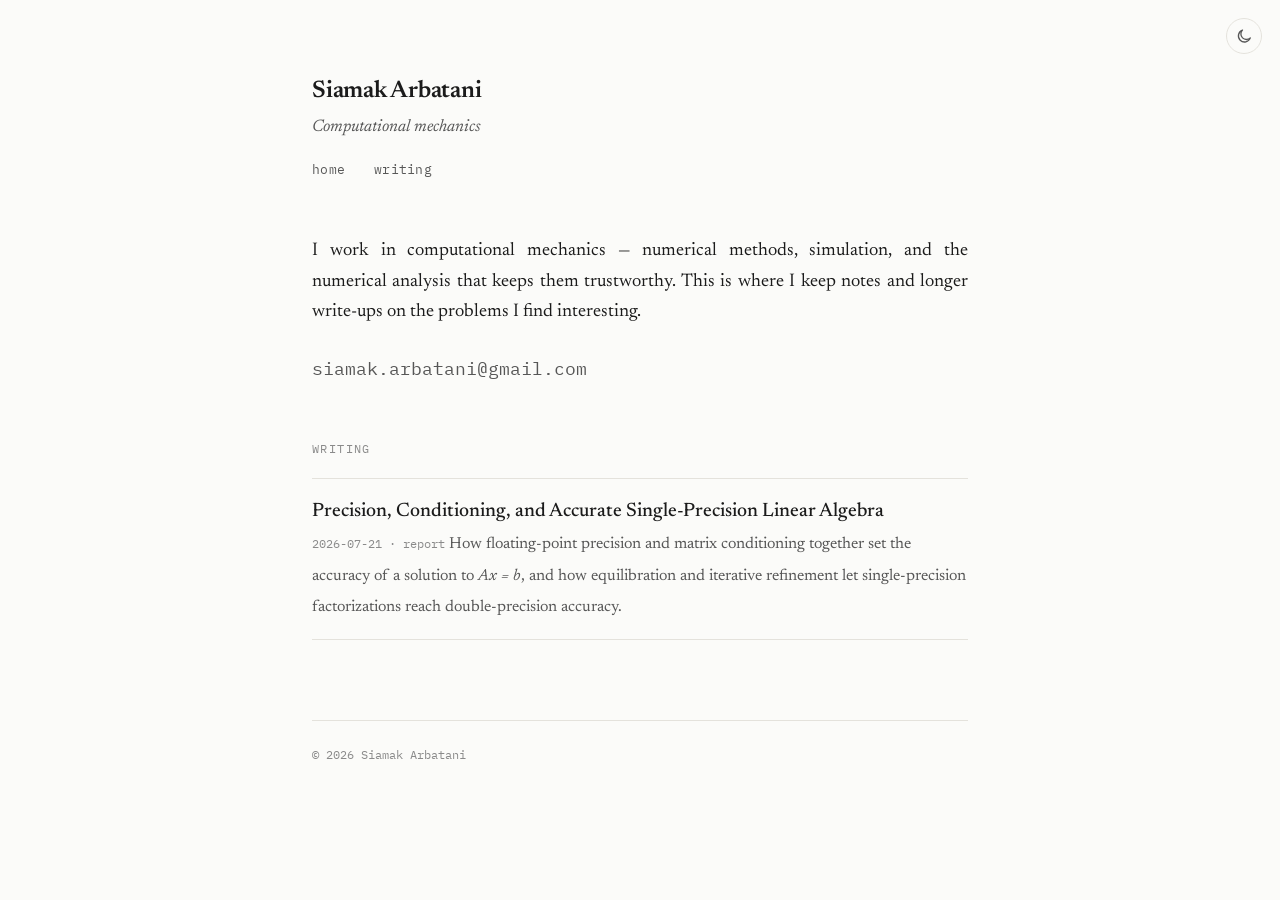
<file: index.html>
<!DOCTYPE html>
<html lang="en">
<head>
  <meta charset="utf-8">
  <meta name="viewport" content="width=device-width, initial-scale=1">
  <title>Siamak Arbatani</title>
  <meta name="description" content="Siamak Arbatani — computational mechanics. Notes and writing on numerical methods, simulation, and scientific computing.">
  <link rel="stylesheet" href="assets/style.css">
  <script>
    /* Apply saved theme before first paint to avoid a flash. */
    (function () {
      try {
        var t = localStorage.getItem('theme');
        if (t) document.documentElement.setAttribute('data-theme', t);
      } catch (e) {}
    })();
  </script>
  <script src="assets/theme.js" defer></script>
</head>
<body>
  <div class="wrap">

    <header class="masthead">
      <p class="site-name">Siamak Arbatani</p>
      <p class="site-tagline">Computational mechanics</p>
      <nav class="nav">
        <a href="index.html">home</a>
        <a href="#writing">writing</a>
      </nav>
    </header>

    <section class="intro">
      <p>I work in computational mechanics — numerical methods, simulation,
      and the numerical analysis that keeps them trustworthy. This is where I
      keep notes and longer write-ups on the problems I find interesting.</p>

      <p class="contact">
        <!-- Address is stored reversed and reassembled by JS, so no intact
             address (and no "@"/"mailto:") ever appears in the page source. -->
        <span id="email" data-u="inatabra.kamais" data-d="moc.liamg"><noscript>siamak&#46;arbatani&#32;[at]&#32;gmail&#32;[dot]&#32;com</noscript></span>
      </p>
    </section>

    <p class="section-label" id="writing">Writing</p>
    <ul class="posts">
      <li>
        <a href="posts/precision-conditioning-linear-algebra.html">
          <span class="post-title">Precision, Conditioning, and Accurate Single-Precision Linear Algebra</span>
          <span class="post-meta">2026-07-21 · report</span>
          <span class="post-desc">How floating-point precision and matrix conditioning
          together set the accuracy of a solution to <em>Ax = b</em>, and how
          equilibration and iterative refinement let single-precision factorizations
          reach double-precision accuracy.</span>
        </a>
      </li>
    </ul>

    <footer class="foot">
      © 2026 Siamak Arbatani
    </footer>

  </div>

  <script>
    /* Rebuild the email link from reversed parts. Humans get a normal
       clickable mailto; scanners scraping the HTML see only reversed
       fragments with no "@" symbol to match on. */
    (function () {
      var el = document.getElementById('email');
      if (!el) return;
      var rev = function (s) { return s.split('').reverse().join(''); };
      var addr = rev(el.getAttribute('data-u')) +
                 String.fromCharCode(64) +
                 rev(el.getAttribute('data-d'));
      var a = document.createElement('a');
      a.href = 'mailto:' + addr;
      a.textContent = addr;
      el.textContent = '';
      el.appendChild(a);
    })();
  </script>
</body>
</html>
</file>
<file: assets/style.css>
/* ---------------------------------------------------------------------------
   Siamak Arbatani — minimal academic site
   Design: Sci-Hub-inspired minimalism. Generous whitespace, a single
   reading column, one restrained accent, a refined serif for reading.
--------------------------------------------------------------------------- */

@import url('https://fonts.googleapis.com/css2?family=Newsreader:ital,opsz,wght@0,6..72,400;0,6..72,500;0,6..72,600;1,6..72,400&family=IBM+Plex+Mono:wght@400;500&display=swap');

:root {
  --ink:        #1b1b1b;
  --ink-soft:   #575757;
  --ink-faint:  #8a8a8a;
  --paper:      #fbfbf9;
  --rule:       #e4e2dc;
  --accent:     #7a1616;   /* muted oxblood — the one accent */
  --accent-dim: #a85b5b;
  --maxw:       44rem;
  --serif: 'Newsreader', Georgia, 'Times New Roman', serif;
  --mono:  'IBM Plex Mono', ui-monospace, 'SFMono-Regular', Menlo, monospace;
}

/* Dark palette. Applied automatically when the OS prefers dark AND the user
   hasn't forced light, or whenever the user explicitly picks dark. The
   [data-theme] rules (set by the toggle) always win over the media query. */
@media (prefers-color-scheme: dark) {
  :root:not([data-theme="light"]) {
    --ink:       #e8e6e1;
    --ink-soft:  #b3b0a8;
    --ink-faint: #7f7c74;
    --paper:     #161514;
    --rule:      #2e2c28;
    --accent:    #d98a8a;
    --accent-dim:#b56b6b;
  }
}
:root[data-theme="dark"] {
  --ink:       #e8e6e1;
  --ink-soft:  #b3b0a8;
  --ink-faint: #7f7c74;
  --paper:     #161514;
  --rule:      #2e2c28;
  --accent:    #d98a8a;
  --accent-dim:#b56b6b;
}

* { box-sizing: border-box; }

html { -webkit-text-size-adjust: 100%; }

body {
  margin: 0;
  background: var(--paper);
  color: var(--ink);
  font-family: var(--serif);
  font-size: 1.18rem;
  line-height: 1.65;
  font-weight: 400;
  text-rendering: optimizeLegibility;
  -webkit-font-smoothing: antialiased;
}

.wrap {
  max-width: var(--maxw);
  margin: 0 auto;
  padding: 4.5rem 1.5rem 6rem;
}

/* ---- masthead ---------------------------------------------------------- */

.masthead {
  margin-bottom: 3.5rem;
}
.masthead a { color: inherit; text-decoration: none; }
.site-name {
  font-size: 1.5rem;
  font-weight: 600;
  letter-spacing: -0.01em;
  margin: 0;
}
.site-tagline {
  color: var(--ink-soft);
  font-size: 1.05rem;
  font-style: italic;
  margin: 0.15rem 0 0;
}
.nav {
  margin-top: 1.1rem;
  font-family: var(--mono);
  font-size: 0.8rem;
  letter-spacing: 0.02em;
}
.nav a {
  color: var(--ink-soft);
  text-decoration: none;
  margin-right: 1.3rem;
}
.nav a:hover { color: var(--accent); }

/* ---- headings & text --------------------------------------------------- */

h1, h2, h3 {
  font-weight: 600;
  line-height: 1.25;
  letter-spacing: -0.012em;
}
h1 { font-size: 2rem; margin: 0 0 0.4rem; }
h2 {
  font-size: 1.4rem;
  margin: 2.6rem 0 0.7rem;
  padding-top: 0.4rem;
}
h3 { font-size: 1.15rem; margin: 1.8rem 0 0.4rem; }

p { margin: 0 0 1.1rem; }

/* Justified body text with hyphenation for clean, gap-free edges. */
.intro p,
.abstract,
article p,
article li {
  text-align: justify;
  text-justify: inter-word;
  -webkit-hyphens: auto;
  hyphens: auto;
}

a { color: var(--accent); text-decoration: none; }
a:hover { text-decoration: underline; text-underline-offset: 2px; }

strong { font-weight: 600; }
em { font-style: italic; }

code, .mono {
  font-family: var(--mono);
  font-size: 0.88em;
  background: rgba(122, 22, 22, 0.06);
  padding: 0.08em 0.32em;
  border-radius: 3px;
}
@media (prefers-color-scheme: dark) {
  :root:not([data-theme="light"]) code,
  :root:not([data-theme="light"]) .mono { background: rgba(217, 138, 138, 0.12); }
}
:root[data-theme="dark"] code,
:root[data-theme="dark"] .mono { background: rgba(217, 138, 138, 0.12); }

hr {
  border: 0;
  border-top: 1px solid var(--rule);
  margin: 3rem 0;
}

/* ---- home: intro + post list ------------------------------------------ */

.intro { color: var(--ink); }
.intro p { font-size: 1.15rem; }

.contact {
  font-family: var(--mono);
  font-size: 0.82rem;
  color: var(--ink-soft);
  margin-top: 1.6rem;
}
.contact a { color: var(--ink-soft); }
.contact a:hover { color: var(--accent); }

.section-label {
  font-family: var(--mono);
  font-size: 0.72rem;
  letter-spacing: 0.12em;
  text-transform: uppercase;
  color: var(--ink-faint);
  margin: 3.5rem 0 1.2rem;
}

.posts { list-style: none; padding: 0; margin: 0; }
.posts li {
  padding: 1.1rem 0;
  border-top: 1px solid var(--rule);
}
.posts li:last-child { border-bottom: 1px solid var(--rule); }
.post-title {
  font-size: 1.22rem;
  font-weight: 500;
  display: block;
  color: var(--ink);
}
.posts li a:hover .post-title { color: var(--accent); }
.posts li a { text-decoration: none; }
.post-meta {
  font-family: var(--mono);
  font-size: 0.75rem;
  color: var(--ink-faint);
  margin-top: 0.25rem;
}
.post-desc {
  color: var(--ink-soft);
  font-size: 1rem;
  margin-top: 0.4rem;
}

/* ---- article ----------------------------------------------------------- */

.article-header { margin-bottom: 2.4rem; }
.article-header .meta {
  font-family: var(--mono);
  font-size: 0.8rem;
  color: var(--ink-faint);
  margin-top: 0.6rem;
}
.abstract {
  color: var(--ink-soft);
  font-size: 1.05rem;
  border-left: 2px solid var(--rule);
  padding-left: 1.2rem;
  margin: 2rem 0 2.6rem;
}
.abstract .label {
  font-family: var(--mono);
  font-size: 0.68rem;
  letter-spacing: 0.14em;
  text-transform: uppercase;
  color: var(--ink-faint);
  display: block;
  margin-bottom: 0.5rem;
}

article ul { padding-left: 1.3rem; margin: 0 0 1.2rem; }
article li { margin-bottom: 0.45rem; }

/* tables */
.tbl-wrap { overflow-x: auto; margin: 1.6rem 0 0.6rem; }
table {
  border-collapse: collapse;
  width: 100%;
  font-size: 0.95rem;
}
th, td {
  text-align: left;
  padding: 0.5rem 0.9rem 0.5rem 0;
  border: 0;
}
thead th { border-bottom: 1.5px solid var(--ink-soft); font-weight: 600; }
tbody tr { border-bottom: 1px solid var(--rule); }
tbody tr:last-child { border-bottom: 1.5px solid var(--ink-soft); }
.table-caption {
  font-size: 0.9rem;
  color: var(--ink-soft);
  margin: 0.5rem 0 2rem;
}

/* MathJax display equations shouldn't overflow on mobile */
mjx-container[display="true"] { overflow-x: auto; overflow-y: hidden; }

/* back link */
.backlink {
  font-family: var(--mono);
  font-size: 0.78rem;
  color: var(--ink-soft);
  display: inline-block;
  margin-bottom: 2.5rem;
}

/* ---- theme toggle ------------------------------------------------------ */

.theme-toggle {
  position: fixed;
  top: 1.1rem;
  right: 1.1rem;
  z-index: 100;
  width: 2.3rem;
  height: 2.3rem;
  display: flex;
  align-items: center;
  justify-content: center;
  padding: 0;
  border: 1px solid var(--rule);
  border-radius: 50%;
  background: var(--paper);
  color: var(--ink-soft);
  cursor: pointer;
  -webkit-appearance: none;
  appearance: none;
  transition: color 0.15s ease, border-color 0.15s ease, transform 0.15s ease;
}
.theme-toggle:hover {
  color: var(--accent);
  border-color: var(--accent-dim);
  transform: rotate(12deg);
}
.theme-toggle:focus-visible {
  outline: 2px solid var(--accent);
  outline-offset: 2px;
}
.theme-toggle svg { width: 1.15rem; height: 1.15rem; display: block; }

/* footer */
.foot {
  margin-top: 5rem;
  padding-top: 1.5rem;
  border-top: 1px solid var(--rule);
  font-family: var(--mono);
  font-size: 0.74rem;
  color: var(--ink-faint);
}
</file>
